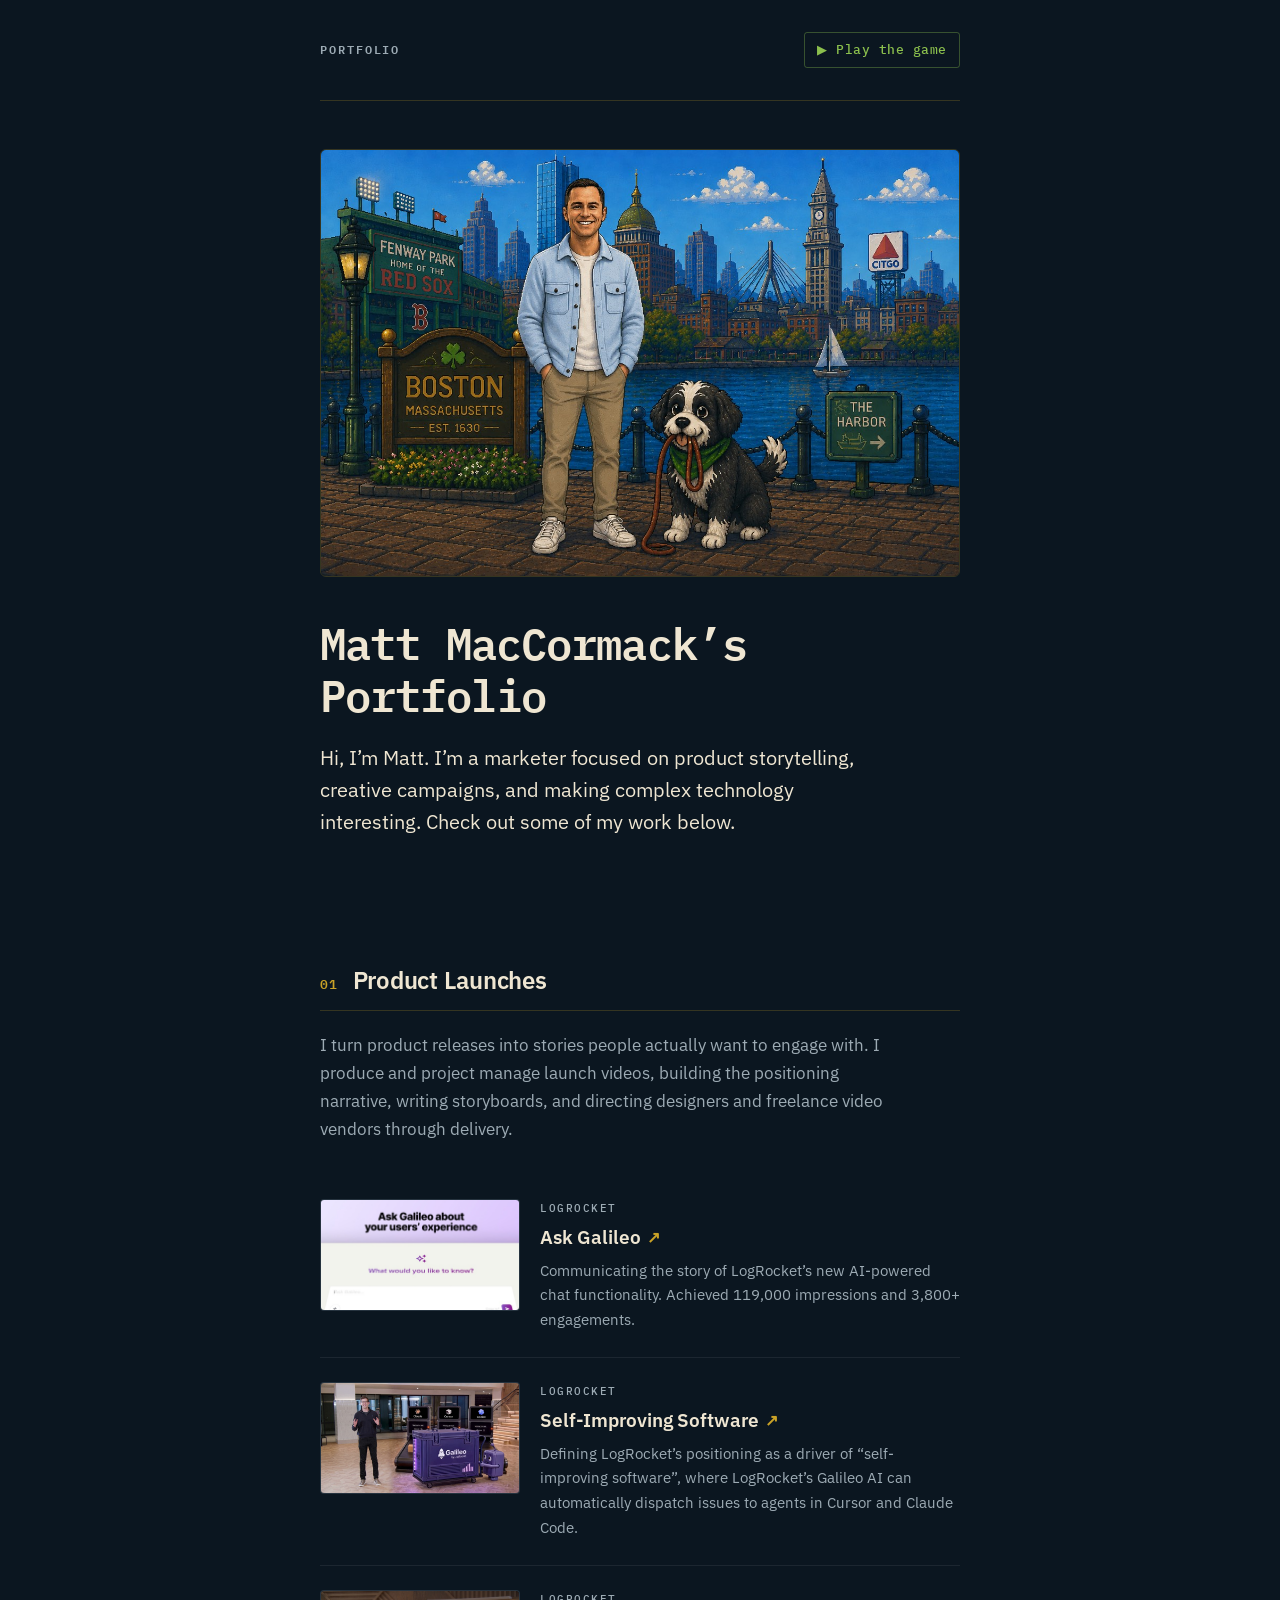
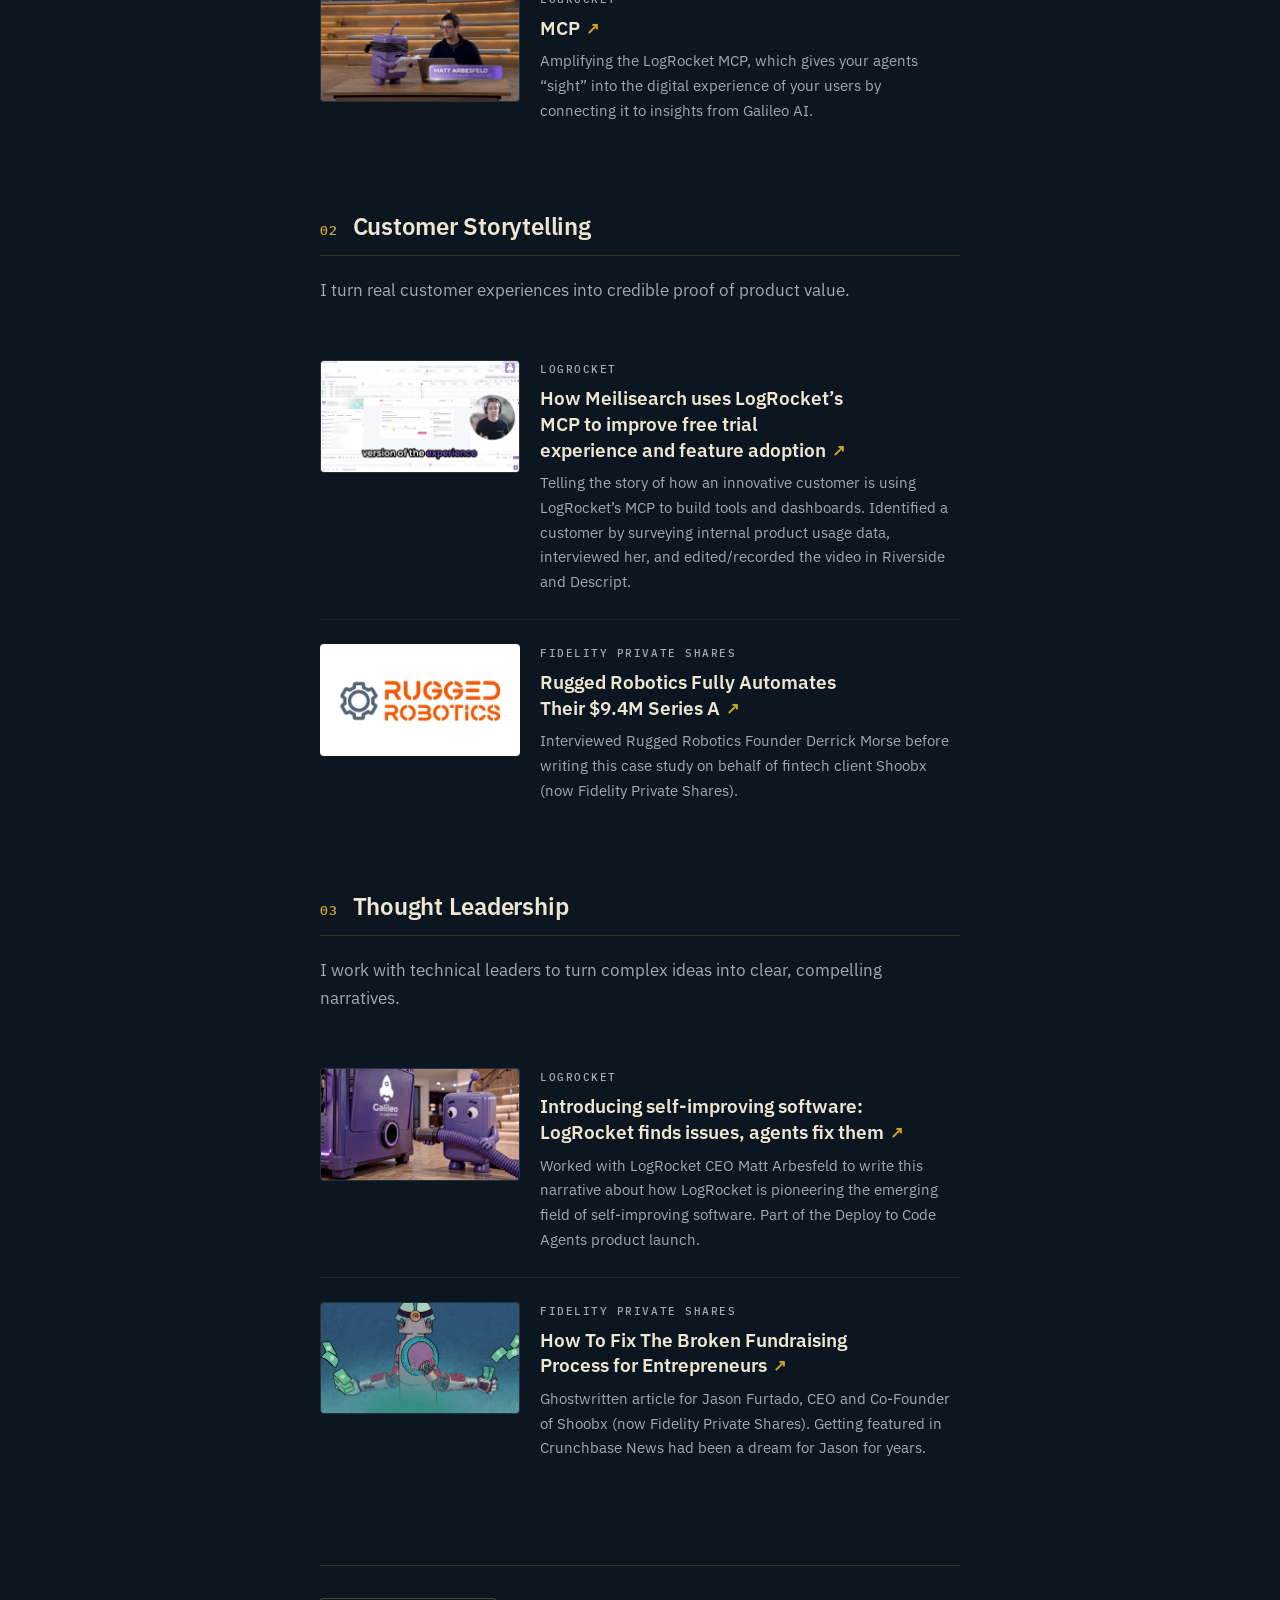
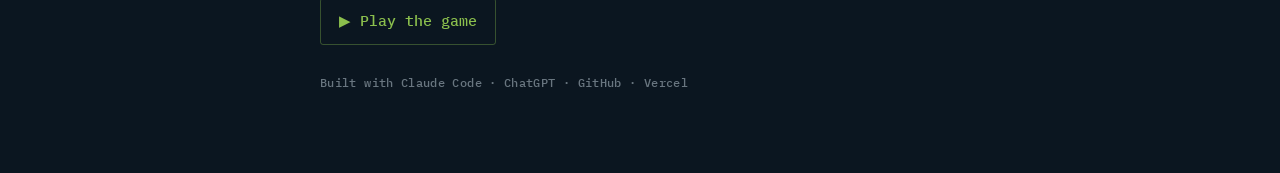
<file: portfolio.html>
<!DOCTYPE html>
<html lang="en">
<head>
  <meta charset="utf-8">
  <meta name="viewport" content="width=device-width, initial-scale=1">
  <title>Matt MacCormack — Portfolio</title>
  <meta name="description" content="Marketing work by Matt MacCormack: product launches, customer storytelling, and thought leadership.">

  <link rel="stylesheet" href="styles.css">

  <!-- Preload the two most-used fonts so text doesn't flash in late -->
  <link rel="preload" href="assets/fonts/ibm-plex-sans-latin-400-normal.woff2" as="font" type="font/woff2" crossorigin>
  <link rel="preload" href="assets/fonts/ibm-plex-mono-latin-600-normal.woff2" as="font" type="font/woff2" crossorigin>
</head>
<body>

  <!-- Lets keyboard users jump straight to the content -->
  <a class="skip-link" href="#main">Skip to content</a>

  <div class="wrap">

    <header class="topbar">
      <span class="topbar__mark">Portfolio</span>
      <a class="topbar__game" href="index.html">
        <span aria-hidden="true">▶</span> Play the game
      </a>
    </header>

    <main id="main">

      <!-- ===== About ===== -->
      <section class="intro">
        <img
          class="intro__portrait"
          src="assets/thumbs/matt-portrait.jpg"
          width="1200" height="800"
          alt="Pixel-art illustration of Matt standing on a Boston harbor walkway with his sheepadoodle Uno, the Fenway Park sign and city skyline behind them."
        >
        <h1 class="intro__name">Matt MacCormack’s Portfolio</h1>
        <p class="intro__lede">Hi, I’m Matt. I’m a marketer focused on product storytelling, creative campaigns, and making complex technology interesting. Check out some of my work below.</p>
      </section>

      <!-- ===== 01 — Product Launches ===== -->
      <section class="work">
        <div class="work__head">
          <span class="work__num" aria-hidden="true">01</span>
          <h2 class="work__title">Product Launches</h2>
        </div>

        <p class="work__blurb">I turn product releases into stories people actually want to engage with. I produce and project manage launch videos, building the positioning narrative, writing storyboards, and directing designers and freelance video vendors through delivery.</p>

        <ul class="items">
          <li class="item">
            <a class="item__thumb" href="https://www.linkedin.com/posts/matthew-arbesfeld-04b5429b_today-im-excited-to-announce-ask-galileo-activity-7435346977799770113-F3EY" target="_blank" rel="noopener noreferrer" tabindex="-1" aria-hidden="true">
              <img src="assets/thumbs/ask-galileo.jpg" width="800" height="457" loading="lazy" decoding="async" alt="">
            </a>
            <div class="item__body">
              <p class="item__client">LogRocket</p>
              <h3 class="item__title">
                <a href="https://www.linkedin.com/posts/matthew-arbesfeld-04b5429b_today-im-excited-to-announce-ask-galileo-activity-7435346977799770113-F3EY" target="_blank" rel="noopener noreferrer">Ask Galileo<span class="item__arrow" aria-hidden="true">↗</span></a>
              </h3>
              <p class="item__desc">Communicating the story of LogRocket’s new AI-powered chat functionality. Achieved 119,000 impressions and 3,800+ engagements.</p>
            </div>
          </li>

          <li class="item">
            <a class="item__thumb" href="https://www.linkedin.com/posts/matthew-arbesfeld-04b5429b_your-ai-coding-agents-are-amazing-so-why-activity-7475183877443973120-MRDf" target="_blank" rel="noopener noreferrer" tabindex="-1" aria-hidden="true">
              <img src="assets/thumbs/deploy-to-agents.jpg" width="800" height="422" loading="lazy" decoding="async" alt="">
            </a>
            <div class="item__body">
              <p class="item__client">LogRocket</p>
              <h3 class="item__title">
                <a href="https://www.linkedin.com/posts/matthew-arbesfeld-04b5429b_your-ai-coding-agents-are-amazing-so-why-activity-7475183877443973120-MRDf" target="_blank" rel="noopener noreferrer">Self-Improving Software<span class="item__arrow" aria-hidden="true">↗</span></a>
              </h3>
              <p class="item__desc">Defining LogRocket’s positioning as a driver of “self-improving software”, where LogRocket’s Galileo AI can automatically dispatch issues to agents in Cursor and Claude Code.</p>
            </div>
          </li>

          <li class="item">
            <a class="item__thumb" href="https://www.linkedin.com/posts/matthew-arbesfeld-04b5429b_super-excited-to-announce-one-of-our-biggest-activity-7467580375381381120-TCbm" target="_blank" rel="noopener noreferrer" tabindex="-1" aria-hidden="true">
              <img src="assets/thumbs/mcp.jpg" width="800" height="447" loading="lazy" decoding="async" alt="">
            </a>
            <div class="item__body">
              <p class="item__client">LogRocket</p>
              <h3 class="item__title">
                <a href="https://www.linkedin.com/posts/matthew-arbesfeld-04b5429b_super-excited-to-announce-one-of-our-biggest-activity-7467580375381381120-TCbm" target="_blank" rel="noopener noreferrer">MCP<span class="item__arrow" aria-hidden="true">↗</span></a>
              </h3>
              <p class="item__desc">Amplifying the LogRocket MCP, which gives your agents “sight” into the digital experience of your users by connecting it to insights from Galileo AI.</p>
            </div>
          </li>
        </ul>
      </section>

      <!-- ===== 02 — Customer Storytelling ===== -->
      <section class="work">
        <div class="work__head">
          <span class="work__num" aria-hidden="true">02</span>
          <h2 class="work__title">Customer Storytelling</h2>
        </div>

        <p class="work__blurb">I turn real customer experiences into credible proof of product value.</p>

        <ul class="items">
          <li class="item">
            <a class="item__thumb" href="https://blog.logrocket.com/meilisearch-logrocket-mcp/" target="_blank" rel="noopener noreferrer" tabindex="-1" aria-hidden="true">
              <img src="assets/thumbs/meilisearch.jpg" width="800" height="450" loading="lazy" decoding="async" alt="">
            </a>
            <div class="item__body">
              <p class="item__client">LogRocket</p>
              <h3 class="item__title">
                <a href="https://blog.logrocket.com/meilisearch-logrocket-mcp/" target="_blank" rel="noopener noreferrer">How Meilisearch uses LogRocket’s MCP to improve free trial experience and feature adoption<span class="item__arrow" aria-hidden="true">↗</span></a>
              </h3>
              <p class="item__desc">Telling the story of how an innovative customer is using LogRocket’s MCP to build tools and dashboards. Identified a customer by surveying internal product usage data, interviewed her, and edited/recorded the video in Riverside and Descript.</p>
            </div>
          </li>

          <li class="item">
            <a class="item__thumb item__thumb--contain" href="https://www.fidelityprivateshares.com/resources/case-studies/rugged-robotics" target="_blank" rel="noopener noreferrer" tabindex="-1" aria-hidden="true">
              <img src="assets/thumbs/rugged-robotics.jpg" width="800" height="285" loading="lazy" decoding="async" alt="">
            </a>
            <div class="item__body">
              <p class="item__client">Fidelity Private Shares</p>
              <h3 class="item__title">
                <a href="https://www.fidelityprivateshares.com/resources/case-studies/rugged-robotics" target="_blank" rel="noopener noreferrer">Rugged Robotics Fully Automates Their $9.4M Series A<span class="item__arrow" aria-hidden="true">↗</span></a>
              </h3>
              <p class="item__desc">Interviewed Rugged Robotics Founder Derrick Morse before writing this case study on behalf of fintech client Shoobx (now Fidelity Private Shares).</p>
            </div>
          </li>
        </ul>
      </section>

      <!-- ===== 03 — Thought Leadership ===== -->
      <section class="work">
        <div class="work__head">
          <span class="work__num" aria-hidden="true">03</span>
          <h2 class="work__title">Thought Leadership</h2>
        </div>

        <p class="work__blurb">I work with technical leaders to turn complex ideas into clear, compelling narratives.</p>

        <ul class="items">
          <li class="item">
            <a class="item__thumb" href="https://blog.logrocket.com/introducing-self-improving-software/" target="_blank" rel="noopener noreferrer" tabindex="-1" aria-hidden="true">
              <img src="assets/thumbs/galileo-connect.jpg" width="800" height="447" loading="lazy" decoding="async" alt="">
            </a>
            <div class="item__body">
              <p class="item__client">LogRocket</p>
              <h3 class="item__title">
                <a href="https://blog.logrocket.com/introducing-self-improving-software/" target="_blank" rel="noopener noreferrer">Introducing self-improving software: LogRocket finds issues, agents fix them<span class="item__arrow" aria-hidden="true">↗</span></a>
              </h3>
              <p class="item__desc">Worked with LogRocket CEO Matt Arbesfeld to write this narrative about how LogRocket is pioneering the emerging field of self-improving software. Part of the Deploy to Code Agents product launch.</p>
            </div>
          </li>

          <li class="item">
            <a class="item__thumb" href="https://news.crunchbase.com/startups/how-to-fix-the-broken-fundraising-process-for-entrepreneurs/" target="_blank" rel="noopener noreferrer" tabindex="-1" aria-hidden="true">
              <img src="assets/thumbs/crunchbase.jpg" width="800" height="451" loading="lazy" decoding="async" alt="">
            </a>
            <div class="item__body">
              <p class="item__client">Fidelity Private Shares</p>
              <h3 class="item__title">
                <a href="https://news.crunchbase.com/startups/how-to-fix-the-broken-fundraising-process-for-entrepreneurs/" target="_blank" rel="noopener noreferrer">How To Fix The Broken Fundraising Process for Entrepreneurs<span class="item__arrow" aria-hidden="true">↗</span></a>
              </h3>
              <p class="item__desc">Ghostwritten article for Jason Furtado, CEO and Co-Founder of Shoobx (now Fidelity Private Shares). Getting featured in Crunchbase News had been a dream for Jason for years.</p>
            </div>
          </li>
        </ul>
      </section>

    </main>

    <footer class="foot">
      <a class="foot__game" href="index.html">
        <span aria-hidden="true">▶</span> Play the game
      </a>
      <p class="foot__credit">Built with Claude Code · ChatGPT · GitHub · Vercel</p>
    </footer>

  </div>

</body>
</html>
</file>
<file: styles.css>
/* ==========================================================================
   Matt's Portfolio — shared styles
   Used by portfolio.html now, and index.html later.

   How this file is organised:
     1. Fonts
     2. Colours + sizes (the "control panel" — change values here first)
     3. Base / reset
     4. Page layout
     5. Top bar
     6. Intro
     7. Work sections
     8. Footer
     9. Small-screen adjustments
   ========================================================================== */


/* 1. FONTS -----------------------------------------------------------------
   IBM Plex, stored in assets/fonts so the site doesn't depend on Google or
   any other outside service. "swap" means text shows immediately in a backup
   font and upgrades when Plex loads, so the page never looks blank.
   -------------------------------------------------------------------------- */

@font-face {
  font-family: "IBM Plex Sans";
  src: url("assets/fonts/ibm-plex-sans-latin-400-normal.woff2") format("woff2");
  font-weight: 400;
  font-style: normal;
  font-display: swap;
}

@font-face {
  font-family: "IBM Plex Sans";
  src: url("assets/fonts/ibm-plex-sans-latin-600-normal.woff2") format("woff2");
  font-weight: 600;
  font-style: normal;
  font-display: swap;
}

@font-face {
  font-family: "IBM Plex Mono";
  src: url("assets/fonts/ibm-plex-mono-latin-500-normal.woff2") format("woff2");
  font-weight: 500;
  font-style: normal;
  font-display: swap;
}

@font-face {
  font-family: "IBM Plex Mono";
  src: url("assets/fonts/ibm-plex-mono-latin-600-normal.woff2") format("woff2");
  font-weight: 600;
  font-style: normal;
  font-display: swap;
}

/* Pixel typeface — used ONLY on the game's title screen, never on the
   portfolio page, where it would hurt readability. */
@font-face {
  font-family: "Silkscreen";
  src: url("assets/fonts/silkscreen-latin-400-normal.woff2") format("woff2");
  font-weight: 400;
  font-style: normal;
  font-display: swap;
}

@font-face {
  font-family: "Silkscreen";
  src: url("assets/fonts/silkscreen-latin-700-normal.woff2") format("woff2");
  font-weight: 700;
  font-style: normal;
  font-display: swap;
}


/* 2. COLOURS + SIZES -------------------------------------------------------
   Every colour on the page is named here and pulled from the Boston artwork.
   Change a value here and it updates everywhere it's used.
   -------------------------------------------------------------------------- */

:root {
  /* Colours, sampled from the title-screen painting */
  --navy-deep:   #0b1620;   /* page background — the harbour at night      */
  --navy-panel:  #101f2c;   /* slightly lifted panels                      */
  --cream:       #efe6d2;   /* main text — the sign lettering              */
  --cream-dim:   #9dabb4;   /* secondary text                              */
  --green:       #8bbf4d;   /* links + accents — the Play button green     */
  --green-deep:  #5e8c31;
  --brass:       #c9a227;   /* hairlines + section numbers — lamp brass    */
  --rule:        rgba(201, 162, 39, 0.22);  /* faint brass divider line    */

  /* Typefaces */
  --font-sans:  "IBM Plex Sans", -apple-system, BlinkMacSystemFont, "Segoe UI", sans-serif;
  --font-mono:  "IBM Plex Mono", ui-monospace, "SF Mono", Menlo, monospace;
  --font-pixel: "Silkscreen", "IBM Plex Mono", monospace;

  /* Page width and rhythm */
  --measure: 44rem;   /* how wide the text column gets on big screens */
  --gap:     clamp(1.25rem, 4vw, 2rem);
}


/* 3. BASE / RESET ---------------------------------------------------------- */

*,
*::before,
*::after {
  box-sizing: border-box;
}

/* The browser hides [hidden] elements with display:none, but any display
   value we set later would silently override it. This keeps hidden hidden. */
[hidden] {
  display: none !important;
}

html {
  /* Smooth scroll, unless the visitor has asked their system to reduce motion */
  scroll-behavior: smooth;
  -webkit-text-size-adjust: 100%;
}

@media (prefers-reduced-motion: reduce) {
  html { scroll-behavior: auto; }
  *, *::before, *::after {
    animation-duration: 0.01ms !important;
    transition-duration: 0.01ms !important;
  }
}

body {
  margin: 0;
  background-color: var(--navy-deep);
  color: var(--cream);
  font-family: var(--font-sans);
  font-size: clamp(1rem, 0.96rem + 0.2vw, 1.0625rem);
  line-height: 1.65;
  -webkit-font-smoothing: antialiased;
}

h1, h2, h3 {
  margin: 0;
  line-height: 1.2;
  font-weight: 600;
  text-wrap: balance;   /* stops one lonely word dangling on its own line */
}

p { margin: 0; }

ul {
  margin: 0;
  padding: 0;
  list-style: none;
}

a { color: var(--green); }

/* A clear, consistent focus ring for anyone navigating by keyboard */
a:focus-visible {
  outline: 2px solid var(--brass);
  outline-offset: 3px;
  border-radius: 2px;
}

/* Hidden until a keyboard user tabs to it, then it appears top-left */
.skip-link {
  position: absolute;
  left: -9999px;
  top: 0;
  padding: 0.75rem 1rem;
  background: var(--green-deep);
  color: #fff;
  font-family: var(--font-mono);
  font-size: 0.875rem;
  text-decoration: none;
  z-index: 10;
}

.skip-link:focus {
  left: 0;
}


/* 4. PAGE LAYOUT ----------------------------------------------------------- */

.wrap {
  width: 100%;
  max-width: var(--measure);
  margin: 0 auto;
  padding: 0 var(--gap) clamp(3rem, 8vw, 5rem);
}


/* 5. TOP BAR --------------------------------------------------------------- */

.topbar {
  display: flex;
  align-items: center;
  justify-content: space-between;
  gap: 1rem;
  padding: clamp(1.25rem, 4vw, 2rem) 0;
  border-bottom: 1px solid var(--rule);
}

.topbar__mark {
  font-family: var(--font-mono);
  font-weight: 600;
  font-size: 0.75rem;
  letter-spacing: 0.16em;
  text-transform: uppercase;
  color: var(--cream-dim);
}

.topbar__game {
  font-family: var(--font-mono);
  font-weight: 500;
  font-size: 0.8125rem;
  letter-spacing: 0.04em;
  text-decoration: none;
  color: var(--green);
  padding: 0.4rem 0.75rem;
  border: 1px solid rgba(139, 191, 77, 0.35);
  border-radius: 3px;
  transition: background-color 0.15s ease, border-color 0.15s ease;
  white-space: nowrap;
}

.topbar__game:hover {
  background-color: rgba(139, 191, 77, 0.1);
  border-color: var(--green);
}


/* 6. INTRO ----------------------------------------------------------------- */

.intro {
  padding: clamp(2rem, 5vw, 3rem) 0 clamp(2.5rem, 7vw, 4rem);
}

/* The pixel-art illustration of Matt and Uno */
.intro__portrait {
  display: block;
  width: 100%;
  height: auto;
  border-radius: 6px;
  border: 1px solid var(--rule);
  margin-bottom: clamp(1.75rem, 5vw, 2.5rem);
}

.intro__name {
  font-family: var(--font-mono);
  font-size: clamp(1.75rem, 1.2rem + 2.6vw, 2.75rem);
  letter-spacing: -0.02em;
  margin-bottom: 1.25rem;
}

.intro__lede {
  font-size: clamp(1.0625rem, 1rem + 0.4vw, 1.25rem);
  line-height: 1.6;
  color: var(--cream);
  max-width: 34rem;
}


/* 7. WORK SECTIONS --------------------------------------------------------- */

.work {
  padding-top: clamp(2.5rem, 7vw, 4rem);
}

/* Section heading: a mono number, then the title, then a hairline
   that runs out to the right edge of the column. */
.work__head {
  display: flex;
  align-items: baseline;
  gap: 0.875rem;
  padding-bottom: 0.875rem;
  border-bottom: 1px solid var(--rule);
  margin-bottom: 1.25rem;
}

.work__num {
  font-family: var(--font-mono);
  font-weight: 600;
  font-size: 0.8125rem;
  letter-spacing: 0.1em;
  color: var(--brass);
  flex-shrink: 0;
}

.work__title {
  font-size: clamp(1.25rem, 1.1rem + 0.7vw, 1.5rem);
  letter-spacing: -0.01em;
}

.work__blurb {
  color: var(--cream-dim);
  margin-bottom: 2rem;
  max-width: 36rem;
}

/* Individual pieces of work: plain rows divided by hairlines, rather than
   floating cards. Reads more like an editorial index. */
.item + .item {
  border-top: 1px solid rgba(255, 255, 255, 0.07);
}

/* Each row is: thumbnail on the left, text on the right.
   On narrow screens this collapses to a single stacked column (see section 9). */
.item {
  display: grid;
  grid-template-columns: 200px 1fr;
  gap: 1.25rem;
  align-items: start;
  padding: 1.5rem 0;
}

/* --- Thumbnails ---------------------------------------------------------
   The thumbnail is a second link to the same place, so a click on the image
   works too. It's marked aria-hidden + tabindex="-1" so people using a
   keyboard or screen reader don't have to tab past a duplicate of every link.
   ------------------------------------------------------------------------ */
.item__thumb {
  display: block;
  aspect-ratio: 16 / 9;
  overflow: hidden;
  border-radius: 4px;
  border: 1px solid rgba(255, 255, 255, 0.09);
  background-color: var(--navy-panel);
}

.item__thumb img {
  display: block;
  width: 100%;
  height: 100%;
  object-fit: cover;   /* fills the box, cropping rather than squashing */
  transition: transform 0.35s ease;
}

/* Slight zoom when the row is hovered — the only motion on the page */
.item:hover .item__thumb img {
  transform: scale(1.04);
}

/* For logos: show the whole thing on white instead of cropping it */
.item__thumb--contain {
  background-color: #fff;
}

.item__thumb--contain img {
  object-fit: contain;
  padding: 0.625rem;
}

.item__client {
  font-family: var(--font-mono);
  font-weight: 500;
  font-size: 0.6875rem;
  letter-spacing: 0.14em;
  text-transform: uppercase;
  color: var(--cream-dim);
  margin-bottom: 0.5rem;
}

.item__title {
  font-size: clamp(1.0625rem, 1rem + 0.35vw, 1.1875rem);
  line-height: 1.35;
  margin-bottom: 0.5rem;
}

.item__title a {
  color: var(--cream);
  text-decoration: none;
  transition: color 0.15s ease;
}

.item__title a:hover {
  color: var(--green);
  text-decoration: underline;
  text-decoration-color: var(--green);
  text-decoration-thickness: 2px;
  text-underline-offset: 4px;
}

/* The little ↗ that marks a link as opening elsewhere */
.item__arrow {
  display: inline-block;
  margin-left: 0.4em;
  color: var(--brass);
  font-size: 0.85em;
  transform: translateY(-0.05em);
}

.item__desc {
  color: var(--cream-dim);
  font-size: 0.9375rem;
  max-width: 36rem;
}


/* 8. FOOTER ---------------------------------------------------------------- */

.foot {
  margin-top: clamp(3.5rem, 9vw, 5rem);
  padding-top: 2rem;
  border-top: 1px solid var(--rule);
}

.foot__game {
  display: inline-block;
  font-family: var(--font-mono);
  font-size: 0.9375rem;
  text-decoration: none;
  color: var(--green);
  padding: 0.625rem 1.125rem;
  border: 1px solid rgba(139, 191, 77, 0.35);
  border-radius: 3px;
  transition: background-color 0.15s ease, border-color 0.15s ease;
}

.foot__game:hover {
  background-color: rgba(139, 191, 77, 0.1);
  border-color: var(--green);
}

.foot__credit {
  margin-top: 1.75rem;
  font-family: var(--font-mono);
  font-size: 0.75rem;
  letter-spacing: 0.03em;
  color: rgba(157, 171, 180, 0.65);
}


/* 9. SMALL SCREENS --------------------------------------------------------- */

/* Below this width the side-by-side thumbnail gets too cramped, so the
   image moves above the text and runs the full width of the column. */
@media (max-width: 34rem) {
  .item {
    grid-template-columns: 1fr;
    gap: 0.875rem;
  }
}

@media (max-width: 30rem) {

  /* Stack the section number above the title so long titles don't get squeezed */
  .work__head {
    flex-direction: column;
    align-items: flex-start;
    gap: 0.375rem;
  }

  .topbar__mark {
    /* The "Portfolio" label is decorative — drop it when space is tight */
    display: none;
  }

  .topbar {
    justify-content: flex-end;
  }
}


/* ==========================================================================
   TITLE SCREEN (index.html)
   The Boston artwork fills the window; a panel on the left carries the
   title, intro copy, and buttons. Everything here is real HTML text, so it
   stays sharp, reflows on small screens, and works with a keyboard.
   ========================================================================== */

.title-body {
  /* The screen fills the window, so the page itself shouldn't scroll */
  overflow: hidden;
}

.title {
  position: relative;
  min-height: 100svh;   /* svh = correct height on phones with a URL bar */
  display: flex;
  align-items: center;
  padding: clamp(1rem, 3vw, 2.5rem);
}

/* The artwork, covering the whole window without distorting */
.title__bg {
  position: absolute;
  inset: 0;
  width: 100%;
  height: 100%;
  object-fit: cover;
  /* Bias the crop right so Matt and Uno stay clear of the panel */
  object-position: 68% center;
  z-index: 0;
}

/* Darkens the left side so panel text always has something to sit on,
   whatever the artwork behind it is doing. */
.title::before {
  content: "";
  position: absolute;
  inset: 0;
  z-index: 1;
  background: linear-gradient(
    100deg,
    rgba(6, 14, 22, 0.94) 0%,
    rgba(6, 14, 22, 0.80) 32%,
    rgba(6, 14, 22, 0.20) 55%,
    rgba(6, 14, 22, 0.05) 100%
  );
}

.title__panel {
  position: relative;
  z-index: 2;
  width: min(30rem, 100%);
  padding: clamp(1.5rem, 3vw, 2.25rem);
  background-color: rgba(8, 17, 26, 0.92);
  border: 1px solid rgba(201, 162, 39, 0.35);
  border-radius: 8px;
  box-shadow: 0 18px 50px rgba(0, 0, 0, 0.5);
}

/* --- Title lettering --- */
.title__heading {
  margin: 0;
  font-family: var(--font-pixel);
  font-weight: 700;
  line-height: 1.25;
  text-wrap: initial;   /* pixel fonts look wrong with balanced wrapping */
}

.title__line1,
.title__line2 {
  display: block;
}

.title__line1 {
  font-size: clamp(1rem, 0.7rem + 1.5vw, 1.5rem);
  color: var(--cream);
  letter-spacing: 0.02em;
}

.title__line2 {
  font-size: clamp(1.5rem, 1rem + 2.6vw, 2.375rem);
  color: var(--green);
  letter-spacing: 0.02em;
  margin-top: 0.25em;
}

/* Thin brass rule with a small diamond in the middle */
.title__rule {
  position: relative;
  height: 1px;
  margin: 1.5rem 0;
  background: linear-gradient(
    to right,
    rgba(201, 162, 39, 0.5),
    rgba(201, 162, 39, 0.15)
  );
}

.title__rule::after {
  content: "";
  position: absolute;
  top: 50%;
  left: 50%;
  width: 5px;
  height: 5px;
  background-color: var(--brass);
  transform: translate(-50%, -50%) rotate(45deg);
}

/* --- Intro copy --- */
.title__copy {
  font-size: clamp(0.9375rem, 0.9rem + 0.2vw, 1.0625rem);
  line-height: 1.6;
  color: var(--cream);
}

.title__copy + .title__copy {
  margin-top: 0.875rem;
}

/* --- Buttons --- */
.title__actions {
  display: flex;
  flex-direction: column;
  gap: 0.75rem;
  margin-top: 1.75rem;
}

.btn {
  display: block;
  width: 100%;
  padding: 0.875rem 1.25rem;
  font-family: var(--font-pixel);
  font-size: clamp(0.8125rem, 0.75rem + 0.3vw, 0.9375rem);
  text-align: center;
  text-decoration: none;
  border-radius: 5px;
  cursor: pointer;
  transition: background-color 0.15s ease, border-color 0.15s ease, transform 0.1s ease;
}

.btn:active {
  transform: translateY(1px);
}

.btn--primary {
  background-color: var(--green-deep);
  border: 1px solid #7fb03f;
  border-bottom-width: 3px;
  color: #fff;
}

.btn--primary:hover {
  background-color: #6b9e38;
}

.btn--secondary {
  background-color: rgba(255, 255, 255, 0.04);
  border: 1px solid rgba(239, 230, 210, 0.28);
  color: var(--cream);
}

.btn--secondary:hover {
  background-color: rgba(255, 255, 255, 0.09);
  border-color: rgba(239, 230, 210, 0.5);
}

.btn:focus-visible {
  outline: 2px solid var(--brass);
  outline-offset: 3px;
}

.title__credit {
  margin-top: 1.75rem;
  font-family: var(--font-mono);
  font-size: 0.6875rem;
  letter-spacing: 0.03em;
  color: rgba(157, 171, 180, 0.7);
}


/* Short or small screens: let the panel scroll rather than get clipped */
@media (max-height: 34rem), (max-width: 30rem) {
  .title-body { overflow: auto; }
  .title { min-height: 100svh; align-items: flex-start; }
  .title__panel { margin: auto 0; }
}


/* ==========================================================================
   GAME SCREEN (index.html, after pressing Play)
   Phase D: the canvas plus on-screen controls. Placeholder art only.
   ========================================================================== */

/* While playing, nothing on the page should scroll */
body.is-playing {
  overflow: hidden;
  background-color: #0a1017;
}

.game {
  position: fixed;
  inset: 0;
  display: flex;
  flex-direction: column;
  align-items: center;
  justify-content: center;
  gap: 1rem;
  padding: 1rem;
  background-color: #0a1017;
}

/* The wrapper defines the 16:9 box. It has to be a separate element because
   Kaplay writes width/height directly onto the canvas as inline styles,
   which would override anything set here. */
.game__stage {
  position: relative;   /* so the HUD can sit over the canvas */
  width: min(100%, 1152px);
  aspect-ratio: 16 / 9;
  max-height: 78vh;
  border-radius: 4px;
  border: 1px solid rgba(201, 162, 39, 0.25);
  overflow: hidden;
}

#game-canvas {
  display: block;
  width: 100%;
  height: 100%;
  /* Keep pixel edges sharp rather than blurred when scaled */
  image-rendering: pixelated;
}

/* A cross:      ▲
              ◀  ●  ▶
   Three columns wide, two rows tall. Jump sits in the top middle, directly
   above the interact button, with the two walk buttons either side. */
.dpad {
  display: grid;
  grid-template-columns: repeat(3, 3.5rem);
  grid-template-rows: repeat(2, 3rem);
  gap: 0.5rem;
  justify-content: center;
}

.dpad__up       { grid-column: 2; grid-row: 1; }
.dpad__left     { grid-column: 1; grid-row: 2; }
.gbtn--action   { grid-column: 2; grid-row: 2; }
.dpad__right    { grid-column: 3; grid-row: 2; }

.gbtn {
  width: 3.5rem;
  height: 3rem;
  font-family: var(--font-pixel);
  font-size: 1rem;
  color: var(--cream);
  background-color: rgba(255, 255, 255, 0.06);
  border: 1px solid rgba(239, 230, 210, 0.28);
  border-radius: 5px;
  cursor: pointer;
  /* Stops a long-press from selecting text or firing the phone's zoom */
  touch-action: none;
  user-select: none;
  transition: background-color 0.12s ease;
}

.gbtn:hover {
  background-color: rgba(255, 255, 255, 0.12);
}

.gbtn:active {
  background-color: rgba(139, 191, 77, 0.28);
  border-color: var(--green);
}

.gbtn:focus-visible {
  outline: 2px solid var(--brass);
  outline-offset: 3px;
}

/* The interact button. Round, to read as a different kind of control.
   Sized to sit inside its grid cell rather than overflow the row. */
.gbtn--action {
  width: 3rem;
  height: 3rem;
  border-radius: 50%;
  justify-self: center;
}

/* Dimmed and unclickable until Uno is actually at a stop */
.gbtn:disabled {
  opacity: 0.35;
  cursor: default;
}

.gbtn:disabled:hover {
  background-color: rgba(255, 255, 255, 0.06);
}

.game__hint {
  font-family: var(--font-mono);
  font-size: 0.75rem;
  letter-spacing: 0.04em;
  color: rgba(157, 171, 180, 0.65);
}


/* --- Stop counter + modal (Phase E) --------------------------------------- */

.game__counter {
  font-family: var(--font-mono);
  font-size: 0.75rem;
  letter-spacing: 0.06em;
  color: var(--brass);
}

/* Sits over the whole game, dimming it so the card is clearly the thing
   to read. Clicking the dim area closes it. */
.modal {
  position: fixed;
  inset: 0;
  z-index: 20;
  display: flex;
  align-items: center;
  justify-content: center;
  padding: 1.5rem;
  background-color: rgba(4, 10, 16, 0.78);
}

.modal__card {
  width: min(30rem, 100%);
  padding: clamp(1.5rem, 4vw, 2rem);
  background-color: rgba(8, 17, 26, 0.98);
  border: 1px solid rgba(201, 162, 39, 0.4);
  border-radius: 8px;
  box-shadow: 0 20px 60px rgba(0, 0, 0, 0.6);
  text-align: center;
}

.modal__heading {
  font-family: var(--font-pixel);
  font-size: clamp(0.875rem, 0.8rem + 0.5vw, 1.125rem);
  line-height: 1.4;
  color: var(--green);
  margin-bottom: 1rem;
}

.modal__copy {
  font-size: 1rem;
  line-height: 1.6;
  color: var(--cream);
  margin-bottom: 1.5rem;
}

/* The point of the whole game — styled to be the obvious next action */
.modal__link {
  display: block;
  padding: 0.875rem 1.25rem;
  font-family: var(--font-pixel);
  font-size: 0.8125rem;
  line-height: 1.5;
  text-decoration: none;
  color: #fff;
  background-color: var(--green-deep);
  border: 1px solid #7fb03f;
  border-bottom-width: 3px;
  border-radius: 5px;
}

.modal__link:hover {
  background-color: #6b9e38;
}

.modal__close {
  margin-top: 0.875rem;
  padding: 0.5rem 1rem;
  font-family: var(--font-mono);
  font-size: 0.8125rem;
  color: var(--cream-dim);
  background: none;
  border: none;
  cursor: pointer;
  text-decoration: underline;
  text-underline-offset: 3px;
}

.modal__close:hover { color: var(--cream); }

.modal__link:focus-visible,
.modal__close:focus-visible {
  outline: 2px solid var(--brass);
  outline-offset: 3px;
}


/* --- Ending screen (Phase G) ---------------------------------------------- */

.ending__card {
  width: min(34rem, 100%);
  text-align: left;
}

.ending__card .modal__heading {
  text-align: center;
}

.ending__bones {
  margin-bottom: 1.25rem;
  font-family: var(--font-mono);
  font-size: 0.8125rem;
  color: var(--brass);
  text-align: center;
}

.ending__intro {
  margin-bottom: 1rem;
  font-size: 0.9375rem;
  color: var(--cream-dim);
  text-align: center;
}

.ending__list {
  margin-bottom: 1.75rem;
}

.ending__item {
  padding: 0.875rem 0;
  border-top: 1px solid rgba(255, 255, 255, 0.08);
}

.ending__item:last-child {
  border-bottom: 1px solid rgba(255, 255, 255, 0.08);
}

/* The section name, small and quiet above its link */
.ending__label {
  display: block;
  margin-bottom: 0.25rem;
  font-family: var(--font-mono);
  font-size: 0.6875rem;
  letter-spacing: 0.12em;
  color: var(--cream-dim);
}

.ending__link {
  font-size: 0.9375rem;
  line-height: 1.4;
  color: var(--cream);
  text-decoration: none;
}

.ending__link:hover {
  color: var(--green);
  text-decoration: underline;
  text-decoration-thickness: 2px;
  text-underline-offset: 3px;
}

.ending__link:focus-visible {
  outline: 2px solid var(--brass);
  outline-offset: 3px;
}


/* --- In-game HUD (Phase F) ------------------------------------------------
   Bone count and stop count, laid over the top corners of the game view.
   Kept as HTML rather than drawn into the canvas so it can use the real
   fonts and emoji, and stays readable at any scale.
   -------------------------------------------------------------------------- */

.hud {
  position: absolute;
  top: 0;
  left: 0;
  right: 0;
  display: flex;
  justify-content: space-between;
  padding: clamp(0.5rem, 1.5vw, 0.875rem);
  pointer-events: none;   /* never steals a click from the game */
}

.hud__item {
  padding: 0.35rem 0.7rem;
  font-family: var(--font-pixel);
  font-size: clamp(0.625rem, 0.55rem + 0.25vw, 0.8125rem);
  line-height: 1.4;
  color: var(--cream);
  background-color: rgba(8, 17, 26, 0.72);
  border: 1px solid rgba(201, 162, 39, 0.35);
  border-radius: 4px;
}

/* A quick nudge when a bone is picked up, so it registers */
@keyframes hud-pop {
  0%   { transform: scale(1);    border-color: rgba(201, 162, 39, 0.35); }
  35%  { transform: scale(1.12); border-color: var(--brass); }
  100% { transform: scale(1);    border-color: rgba(201, 162, 39, 0.35); }
}

.hud__item--pop {
  animation: hud-pop 0.28s ease-out;
}

@media (prefers-reduced-motion: reduce) {
  .hud__item--pop { animation: none; }
}


/* --- Small screens (Phase I) ----------------------------------------------
   The game is desktop-only by design. Phones keep the title screen and its
   artwork, but the Play button is replaced by a short note and the portfolio
   becomes the main action.
   -------------------------------------------------------------------------- */

.title__small-screen {
  margin-top: 1.5rem;
  padding: 0.875rem 1rem;
  font-size: 0.9375rem;
  line-height: 1.55;
  color: var(--cream-dim);
  background-color: rgba(255, 255, 255, 0.04);
  border-left: 2px solid var(--brass);
  border-radius: 0 4px 4px 0;
}
</file>
